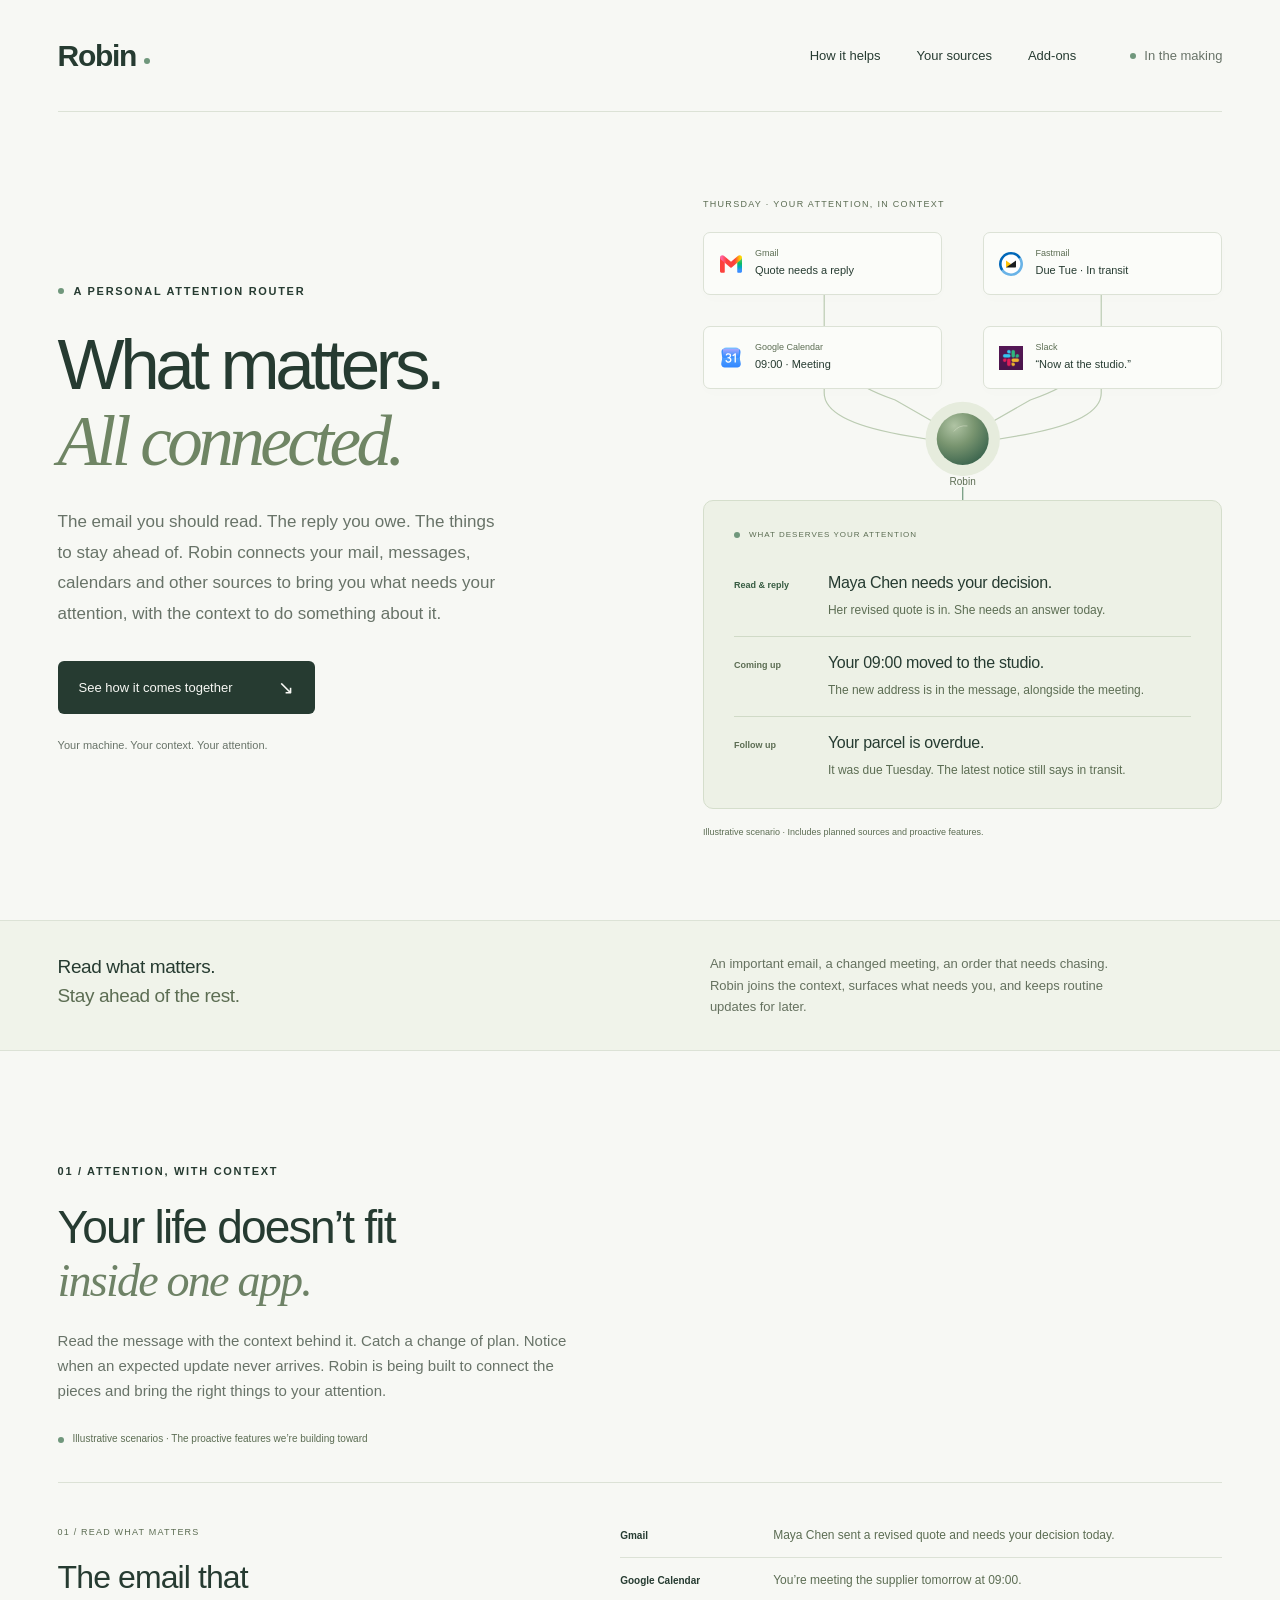
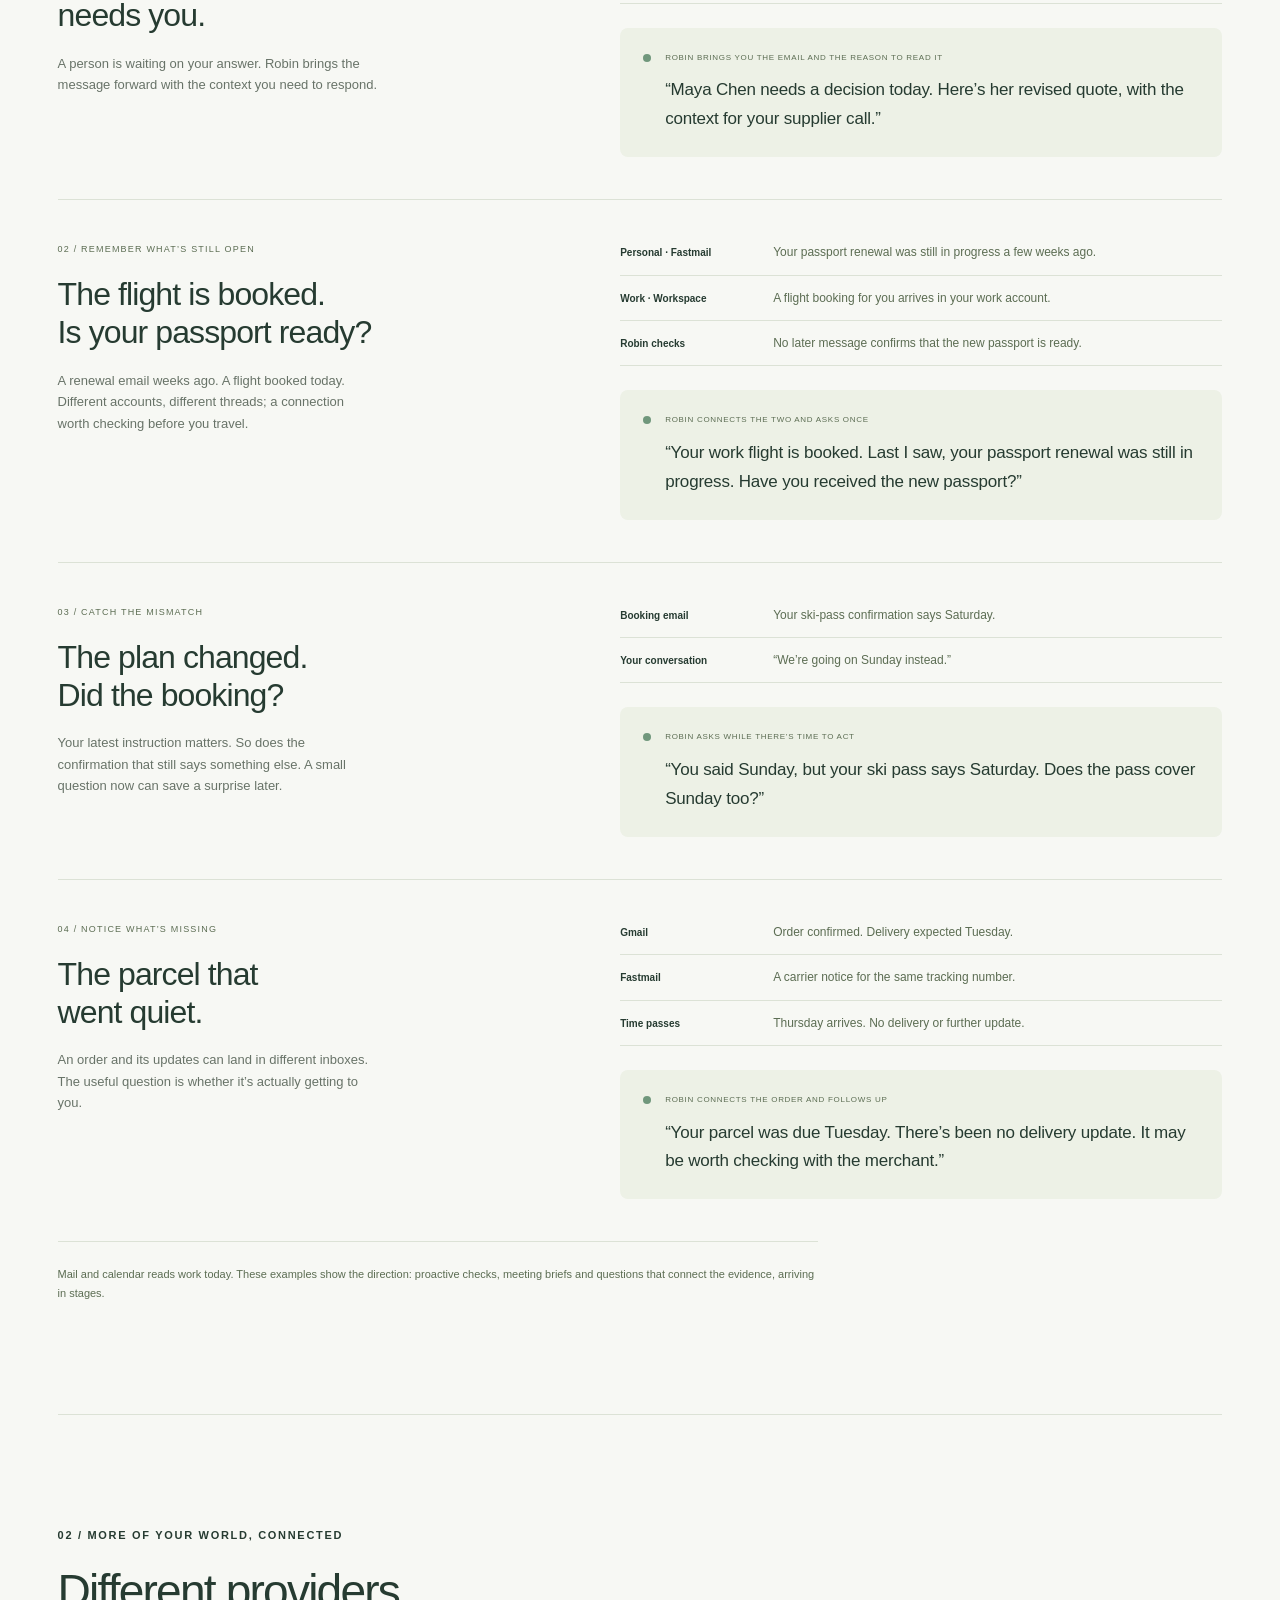
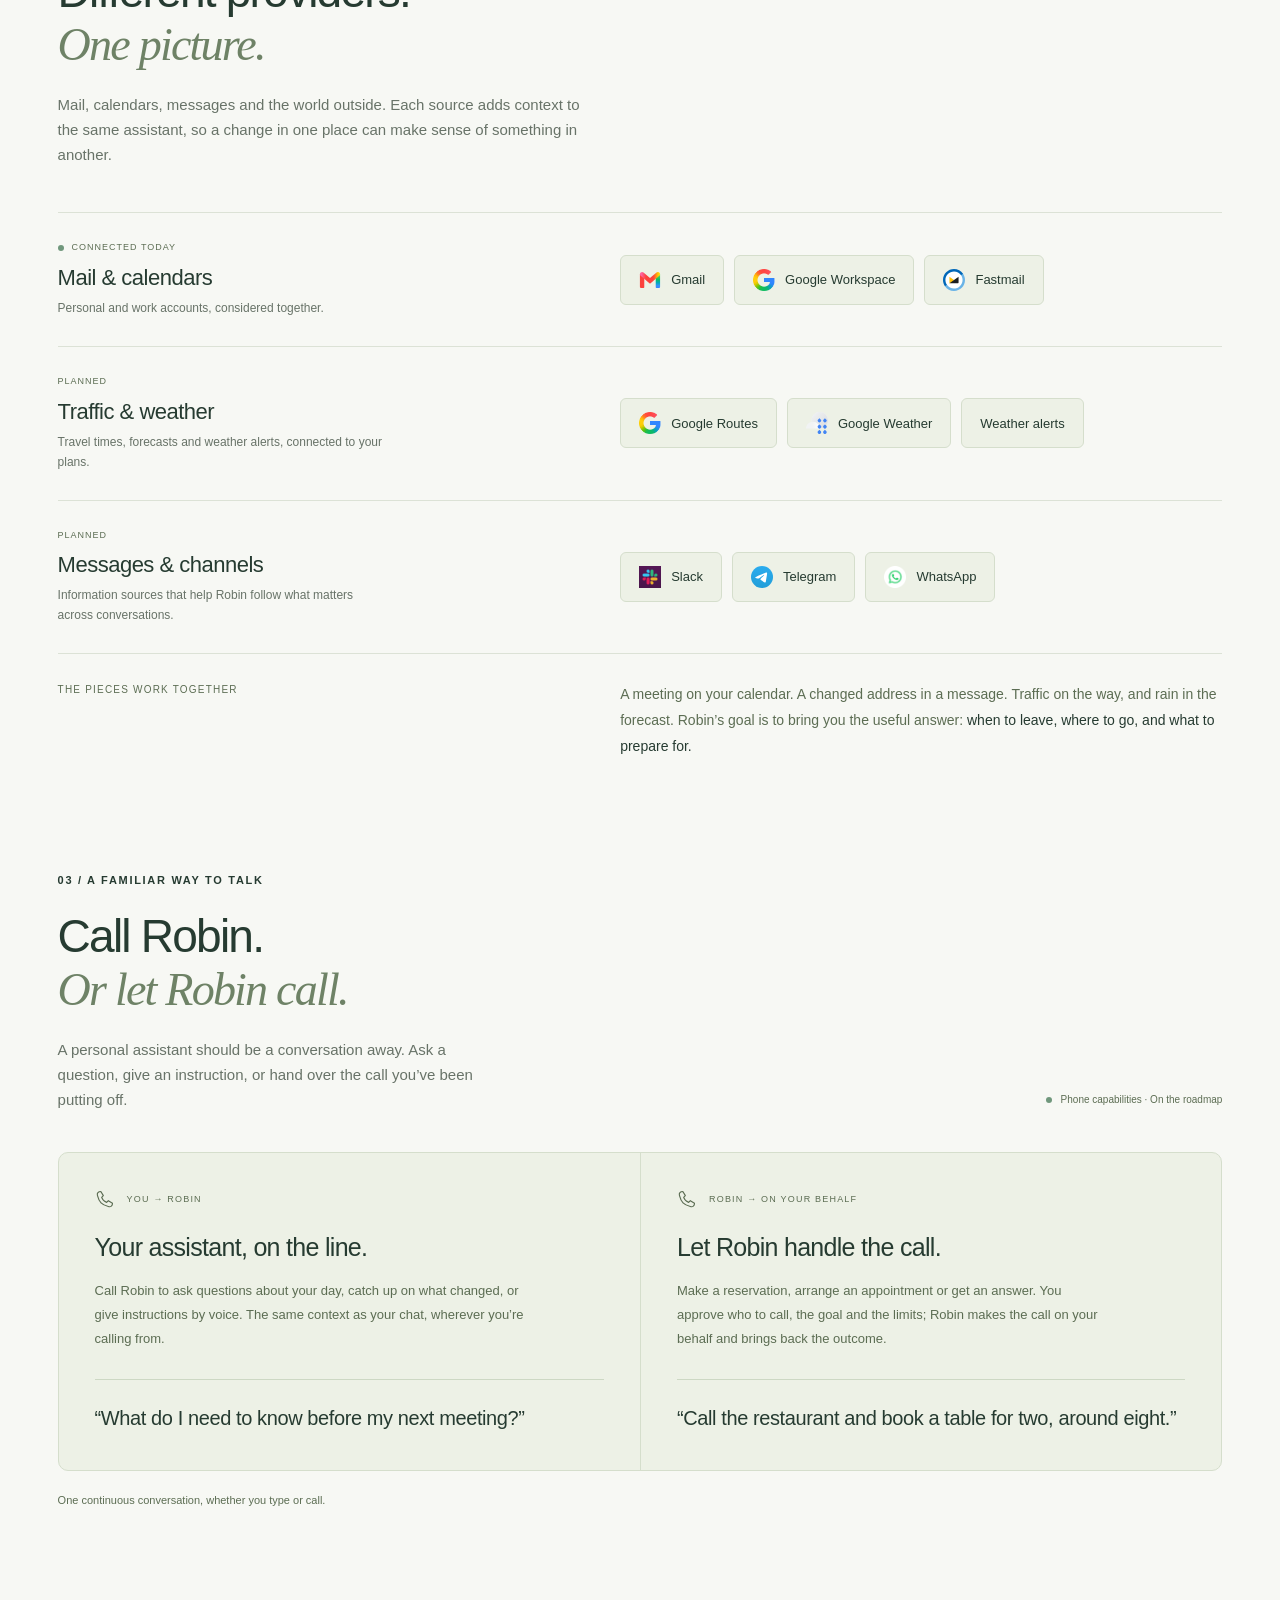
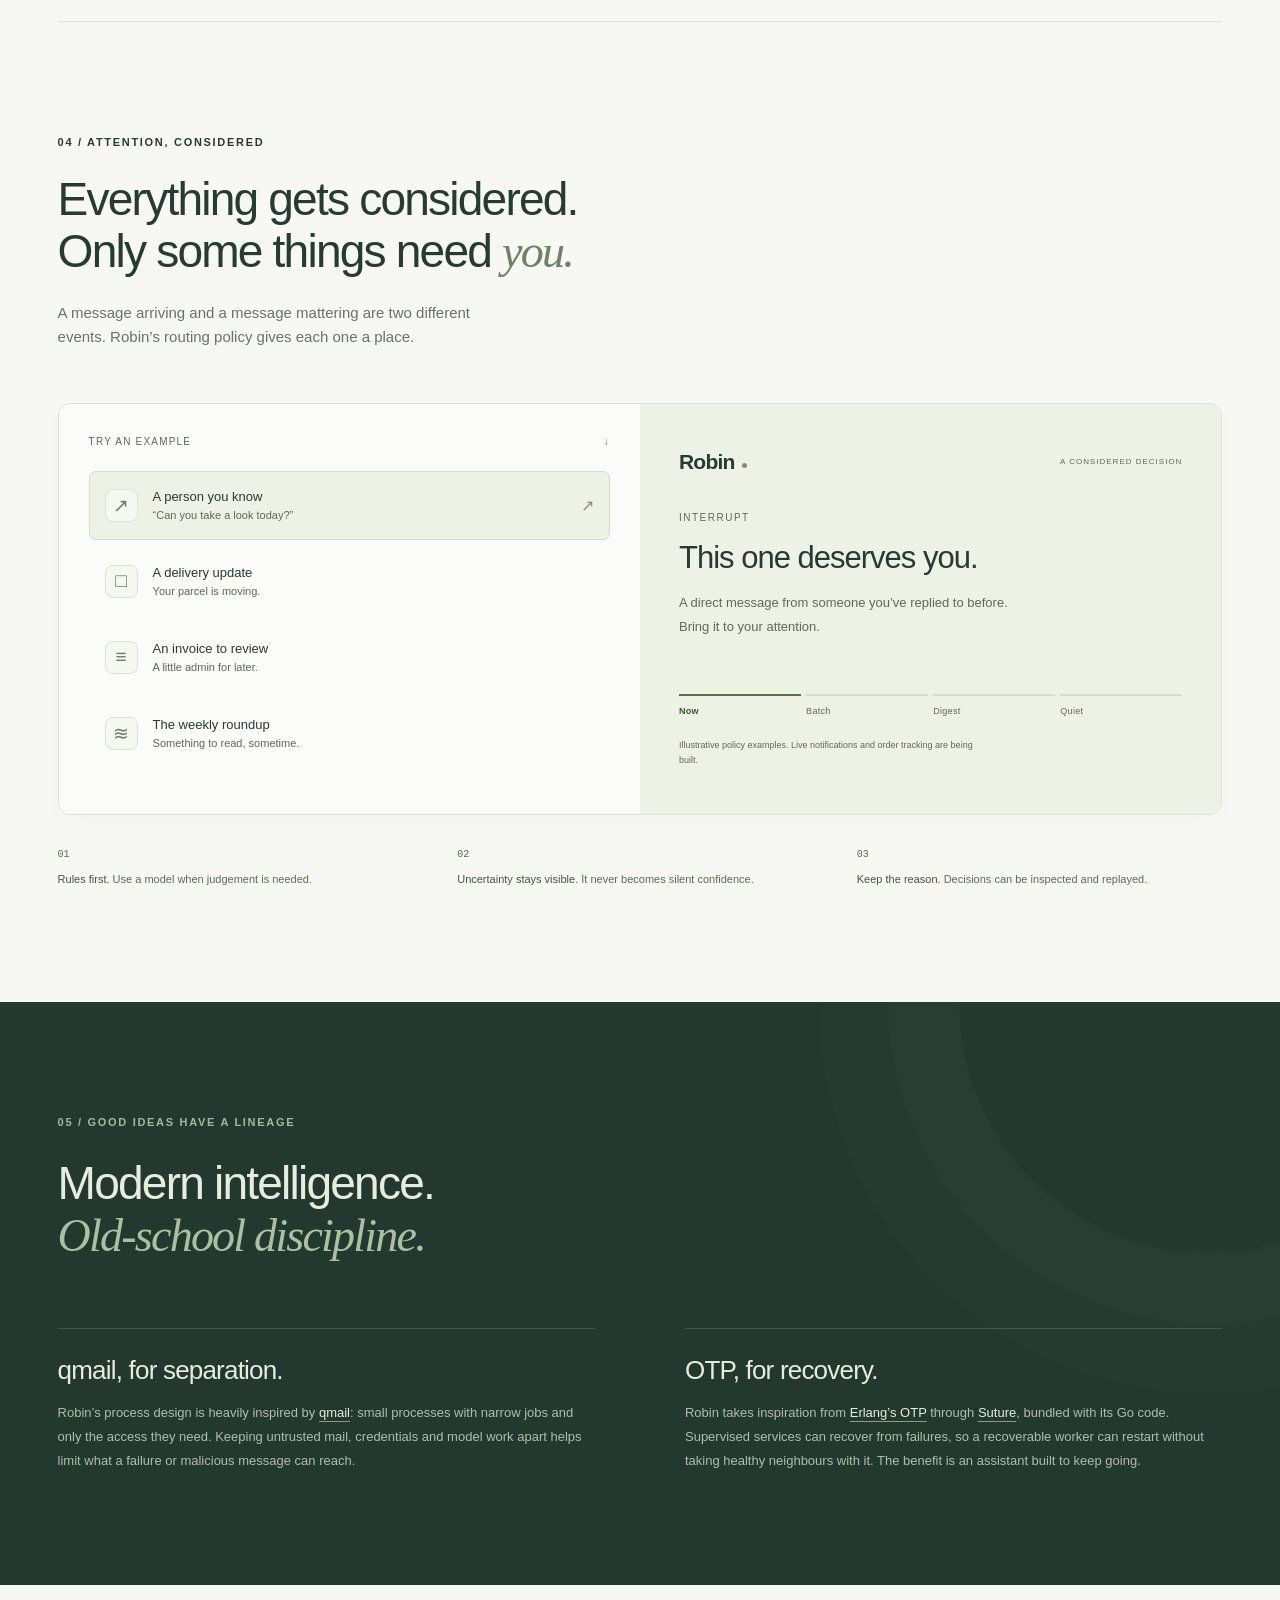
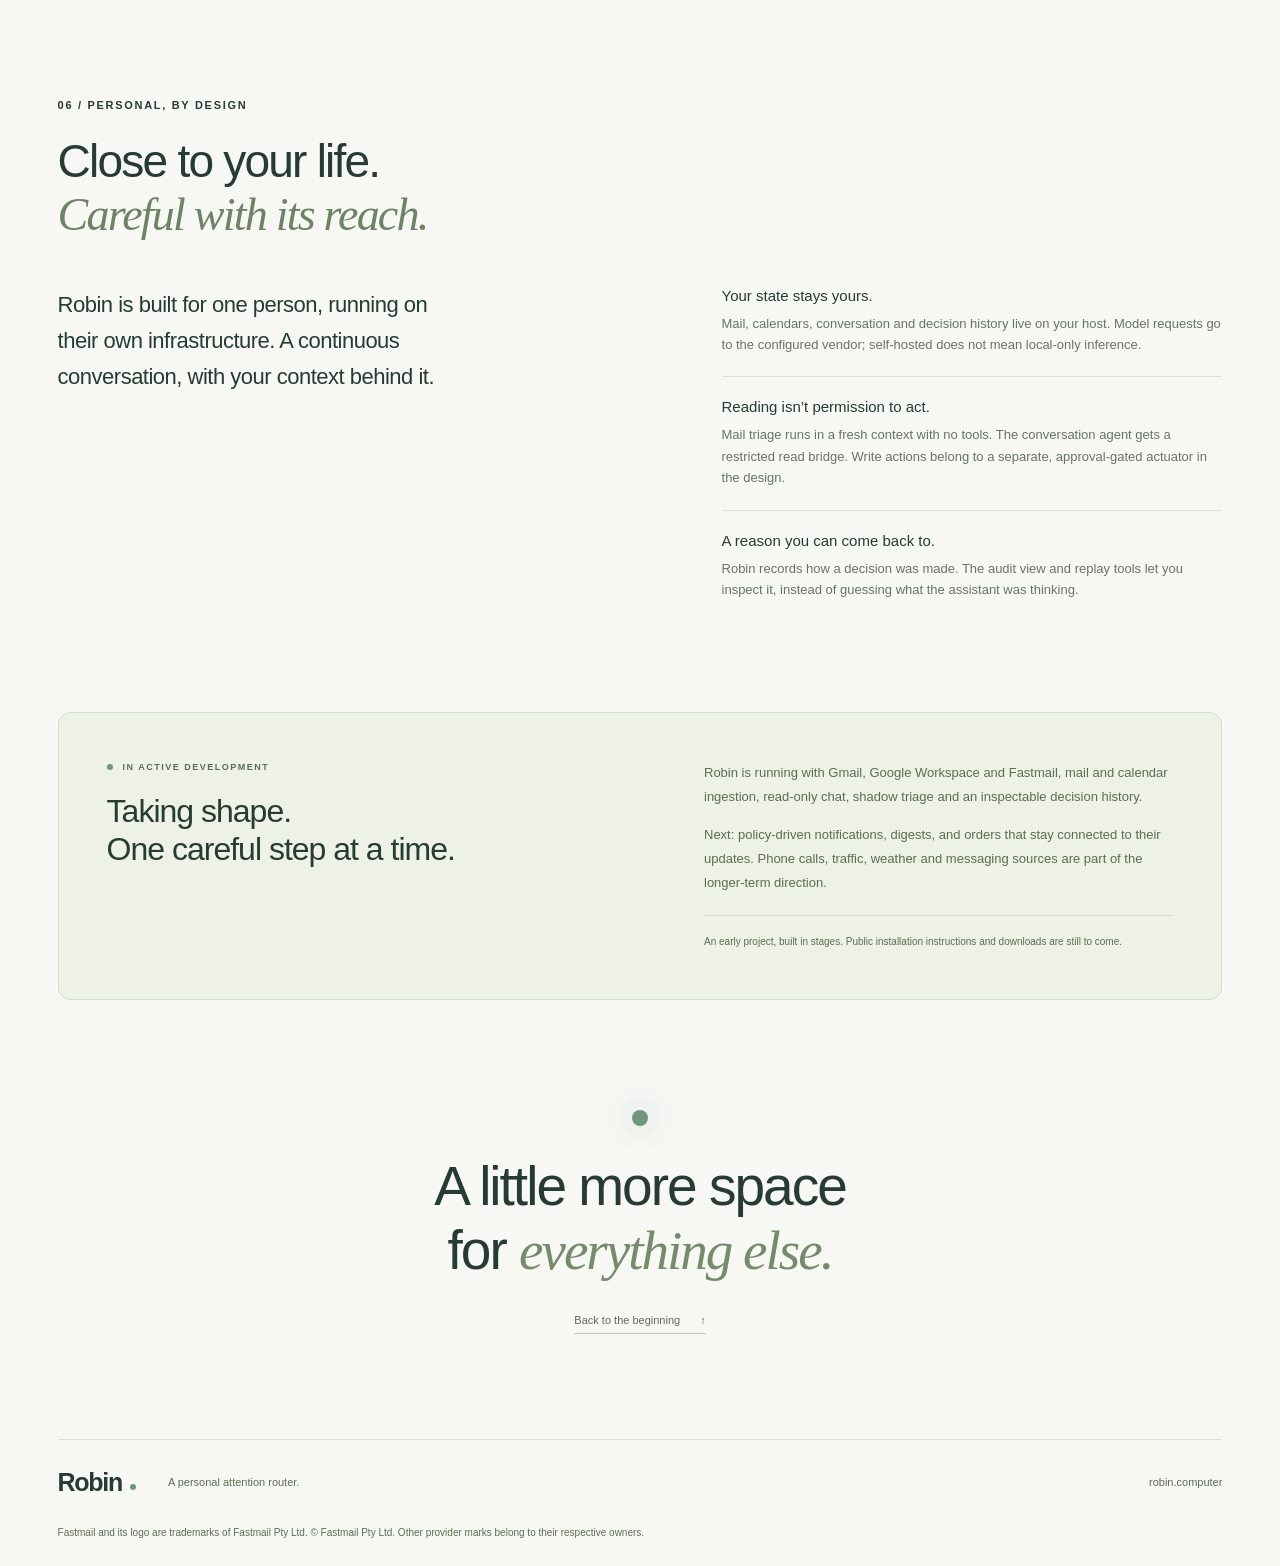
<file: index.html>
<!doctype html>
<html lang="en">
<head>
  <meta charset="utf-8">
  <meta name="viewport" content="width=device-width, initial-scale=1">
  <meta name="theme-color" content="#f7f8f4">
  <meta name="description" content="Robin is a personal attention router. Read what matters, see what needs a reply, and stay ahead of what’s next, with context connected across your mail, messages, calendars and other sources.">
  <meta property="og:title" content="Robin — A personal attention router">
  <meta property="og:description" content="What matters. All connected. A personal attention router for the email you should read, the reply you owe, and the things to stay ahead of.">
  <meta property="og:type" content="website">
  <title>Robin — A personal attention router</title>
  <link rel="icon" href="/assets/robin.svg" type="image/svg+xml">
  <link rel="stylesheet" href="/assets/site.css">
  <script src="/assets/site.js" defer></script>
</head>
<body>
  <a class="skip" href="#main">Skip to content</a>
  <header class="header wrap">
    <a class="brand" href="#" aria-label="Robin home">Robin<span class="brand-dot" aria-hidden="true"></span></a>
    <nav aria-label="Main navigation">
      <a href="#connections">How it helps</a>
      <a href="#sources">Your sources</a>
      <a href="/addons/">Add-ons</a>
      <a class="nav-status" href="#progress"><span aria-hidden="true"></span>In the making</a>
    </nav>
  </header>

  <main id="main">
    <section class="hero wrap" aria-labelledby="hero-title">
      <div class="hero-copy">
        <p class="eyebrow"><span class="tiny-dot" aria-hidden="true"></span>A personal attention router</p>
        <h1 id="hero-title">What matters.<br><em>All connected.</em></h1>
        <p class="hero-description">The email you should read. The reply you owe. The things to stay ahead of. Robin connects your mail, messages, calendars and other sources to bring you what needs your attention, with the context to do something about it.</p>
        <a class="button" href="#connections">See how it comes together <span aria-hidden="true">↘</span></a>
        <p class="hero-footnote">Your machine. Your context. Your attention.</p>
      </div>

      <figure class="coordination-figure" aria-labelledby="coordination-caption">
        <p class="micro-label">Thursday · Your attention, in context</p>
        <div class="coordination-map">
          <svg class="coordination-lines" viewBox="0 0 600 310" fill="none" aria-hidden="true">
            <defs>
              <radialGradient id="dot-light" cx=".34" cy=".25" r=".8"><stop stop-color="#b0c4a4"/><stop offset=".48" stop-color="#799570"/><stop offset="1" stop-color="#3c654e"/></radialGradient>
            </defs>
            <path d="M140 64V114Q140 166 222 194L278 226M460 64V114Q460 166 378 194L322 226M140 176V186Q140 218 228 234L275 242M460 176V186Q460 218 372 234L325 242" stroke="#bcccb3" stroke-width="1.4"/>
            <path d="M300 263V310" stroke="#70977c" stroke-width="1.4"/>
            <circle cx="300" cy="239" r="43" fill="#e6ecdd"/>
            <circle cx="300" cy="239" r="30" fill="url(#dot-light)"/>
            <path d="M290 230a16 16 0 0 1 15-6" stroke="#d4dfc8" stroke-opacity=".6" stroke-linecap="round"/>
          </svg>
          <div class="context-piece piece-first"><img src="/assets/providers/gmail.svg" width="24" height="24" alt=""><div><span>Gmail</span><strong>Quote needs a reply</strong></div></div>
          <div class="context-piece piece-second"><img src="/assets/providers/fastmail.svg" width="24" height="24" alt=""><div><span>Fastmail</span><strong>Due Tue · In transit</strong></div></div>
          <div class="context-piece piece-third"><img src="/assets/providers/calendar.svg" width="24" height="24" alt=""><div><span>Google Calendar</span><strong>09:00 · Meeting</strong></div></div>
          <div class="context-piece piece-fourth"><img src="/assets/providers/slack.png" width="24" height="24" alt=""><div><span>Slack</span><strong>“Now at the studio.”</strong></div></div>
          <span class="coordination-robin">Robin</span>
        </div>
        <div class="coordination-outcome"><p class="micro-label"><span class="tiny-dot" aria-hidden="true"></span>What deserves your attention</p><ul class="attention-brief">
          <li><span class="attention-label">Read &amp; reply</span><div><h3>Maya Chen needs your decision.</h3><p>Her revised quote is in. She needs an answer today.</p></div></li>
          <li><span class="attention-label">Coming up</span><div><h3>Your 09:00 moved to the studio.</h3><p>The new address is in the message, alongside the meeting.</p></div></li>
          <li><span class="attention-label">Follow up</span><div><h3>Your parcel is overdue.</h3><p>It was due Tuesday. The latest notice still says in transit.</p></div></li>
        </ul></div>
        <figcaption id="coordination-caption">Illustrative scenario · Includes planned sources and proactive features.</figcaption>
      </figure>
    </section>

    <div class="intro-band">
      <div class="wrap intro-line"><p>Read what matters.<br><span>Stay ahead of the rest.</span></p><p>An important email, a changed meeting, an order that needs chasing. Robin joins the context, surfaces what needs you, and keeps routine updates for later.</p></div>
    </div>

    <section class="connections wrap section" id="connections" aria-labelledby="connections-title">
      <div class="section-heading"><p class="eyebrow">01 / Attention, with context</p><h2 id="connections-title">Your life doesn’t fit<br><em>inside one app.</em></h2><p>Read the message with the context behind it. Catch a change of plan. Notice when an expected update never arrives. Robin is being built to connect the pieces and bring the right things to your attention.</p></div>
      <p class="scenario-note"><span class="tiny-dot" aria-hidden="true"></span>Illustrative scenarios · The proactive features we’re building toward</p>

      <article class="scenario" aria-labelledby="message-title">
        <div class="scenario-heading"><p class="micro-label">01 / Read what matters</p><h3 id="message-title">The email that<br>needs you.</h3><p>A person is waiting on your answer. Robin brings the message forward with the context you need to respond.</p></div>
        <div class="scenario-story">
          <ul class="source-evidence" aria-label="Connected message evidence">
            <li><span class="source-label">Gmail</span><span>Maya Chen sent a revised quote and needs your decision today.</span></li>
            <li><span class="source-label">Google Calendar</span><span>You’re meeting the supplier tomorrow at 09:00.</span></li>
          </ul>
          <div class="scenario-response"><span class="response-dot" aria-hidden="true"></span><div><p class="micro-label">Robin brings you the email and the reason to read it</p><blockquote>“Maya Chen needs a decision today. Here’s her revised quote, with the context for your supplier call.”</blockquote></div></div>
        </div>
      </article>

      <article class="scenario" aria-labelledby="passport-title">
        <div class="scenario-heading"><p class="micro-label">02 / Remember what’s still open</p><h3 id="passport-title">The flight is booked.<br>Is your passport ready?</h3><p>A renewal email weeks ago. A flight booked today. Different accounts, different threads; a connection worth checking before you travel.</p></div>
        <div class="scenario-story">
          <ul class="source-evidence" aria-label="Connected passport and flight evidence">
            <li><span class="source-label">Personal · Fastmail</span><span>Your passport renewal was still in progress a few weeks ago.</span></li>
            <li><span class="source-label">Work · Workspace</span><span>A flight booking for you arrives in your work account.</span></li>
            <li><span class="source-label">Robin checks</span><span>No later message confirms that the new passport is ready.</span></li>
          </ul>
          <div class="scenario-response"><span class="response-dot" aria-hidden="true"></span><div><p class="micro-label">Robin connects the two and asks once</p><blockquote>“Your work flight is booked. Last I saw, your passport renewal was still in progress. Have you received the new passport?”</blockquote></div></div>
        </div>
      </article>

      <article class="scenario" aria-labelledby="plan-title">
        <div class="scenario-heading"><p class="micro-label">03 / Catch the mismatch</p><h3 id="plan-title">The plan changed.<br>Did the booking?</h3><p>Your latest instruction matters. So does the confirmation that still says something else. A small question now can save a surprise later.</p></div>
        <div class="scenario-story">
          <ul class="source-evidence" aria-label="Connected trip evidence">
            <li><span class="source-label">Booking email</span><span>Your ski-pass confirmation says Saturday.</span></li>
            <li><span class="source-label">Your conversation</span><span>“We’re going on Sunday instead.”</span></li>
          </ul>
          <div class="scenario-response"><span class="response-dot" aria-hidden="true"></span><div><p class="micro-label">Robin asks while there’s time to act</p><blockquote>“You said Sunday, but your ski pass says Saturday. Does the pass cover Sunday too?”</blockquote></div></div>
        </div>
      </article>
      <article class="scenario" aria-labelledby="parcel-title">
        <div class="scenario-heading"><p class="micro-label">04 / Notice what’s missing</p><h3 id="parcel-title">The parcel that<br>went quiet.</h3><p>An order and its updates can land in different inboxes. The useful question is whether it’s actually getting to you.</p></div>
        <div class="scenario-story">
          <ul class="source-evidence" aria-label="Connected parcel evidence">
            <li><span class="source-label">Gmail</span><span>Order confirmed. Delivery expected Tuesday.</span></li>
            <li><span class="source-label">Fastmail</span><span>A carrier notice for the same tracking number.</span></li>
            <li><span class="source-label">Time passes</span><span>Thursday arrives. No delivery or further update.</span></li>
          </ul>
          <div class="scenario-response"><span class="response-dot" aria-hidden="true"></span><div><p class="micro-label">Robin connects the order and follows up</p><blockquote>“Your parcel was due Tuesday. There’s been no delivery update. It may be worth checking with the merchant.”</blockquote></div></div>
        </div>
      </article>

      <p class="connections-footnote">Mail and calendar reads work today. These examples show the direction: proactive checks, meeting briefs and questions that connect the evidence, arriving in stages.</p>
    </section>

    <section class="integrations wrap section" id="sources" aria-labelledby="sources-title">
      <div class="section-heading"><p class="eyebrow">02 / More of your world, connected</p><h2 id="sources-title">Different providers.<br><em>One picture.</em></h2><p>Mail, calendars, messages and the world outside. Each source adds context to the same assistant, so a change in one place can make sense of something in another.</p></div>
      <div class="provider-list">
        <article class="provider-row">
          <div><p class="provider-status"><span class="tiny-dot" aria-hidden="true"></span>Connected today</p><h3>Mail &amp; calendars</h3><p>Personal and work accounts, considered together.</p></div>
          <ul class="provider-names" aria-label="Current mail and calendar providers"><li><img class="provider-logo" src="/assets/providers/gmail.svg" width="22" height="22" alt="">Gmail</li><li><img class="provider-logo" src="/assets/providers/google.png" width="22" height="22" alt="">Google Workspace</li><li><img class="provider-logo" src="/assets/providers/fastmail.svg" width="22" height="22" alt="">Fastmail</li></ul>
        </article>
        <article class="provider-row">
          <div><p class="provider-status">Planned</p><h3>Traffic &amp; weather</h3><p>Travel times, forecasts and weather alerts, connected to your plans.</p></div>
          <ul class="provider-names" aria-label="Planned traffic and weather sources"><li><img class="provider-logo" src="/assets/providers/google.png" width="22" height="22" alt="">Google Routes</li><li><img class="provider-logo" src="/assets/providers/weather.svg" width="22" height="22" alt="">Google Weather</li><li>Weather alerts</li></ul>
        </article>
        <article class="provider-row">
          <div><p class="provider-status">Planned</p><h3>Messages &amp; channels</h3><p>Information sources that help Robin follow what matters across conversations.</p></div>
          <ul class="provider-names" aria-label="Planned messaging information sources"><li><img class="provider-logo" src="/assets/providers/slack.png" width="22" height="22" alt="">Slack</li><li><img class="provider-logo" src="/assets/providers/telegram.svg" width="22" height="22" alt="">Telegram</li><li><img class="provider-logo" src="/assets/providers/whatsapp.webp" width="22" height="22" alt="">WhatsApp</li></ul>
        </article>
      </div>
      <div class="source-example"><p class="micro-label">The pieces work together</p><p>A meeting on your calendar. A changed address in a message. Traffic on the way, and rain in the forecast. Robin’s goal is to bring you the useful answer: <strong>when to leave, where to go, and what to prepare for.</strong></p></div>
    </section>

    <section class="voice wrap section" id="phone" aria-labelledby="voice-title">
      <div class="voice-heading"><div class="section-heading"><p class="eyebrow">03 / A familiar way to talk</p><h2 id="voice-title">Call Robin.<br><em>Or let Robin call.</em></h2><p>A personal assistant should be a conversation away. Ask a question, give an instruction, or hand over the call you’ve been putting off.</p></div><p class="voice-status"><span class="tiny-dot" aria-hidden="true"></span>Phone capabilities · On the roadmap</p></div>
      <div class="voice-directions">
        <article class="voice-direction"><p class="micro-label"><svg aria-hidden="true" viewBox="0 0 24 24" fill="none"><path d="m7 3 3 5-2 2c1 3 3 5 6 6l2-2 5 3c0 3-2 5-5 4C8 19 5 16 3 8 2 5 4 3 7 3Z" stroke="currentColor" stroke-width="1.4" stroke-linejoin="round"/></svg>You → Robin</p><h3>Your assistant, on the line.</h3><p>Call Robin to ask questions about your day, catch up on what changed, or give instructions by voice. The same context as your chat, wherever you’re calling from.</p><blockquote>“What do I need to know before my next meeting?”</blockquote></article>
        <article class="voice-direction"><p class="micro-label"><svg aria-hidden="true" viewBox="0 0 24 24" fill="none"><path d="m7 3 3 5-2 2c1 3 3 5 6 6l2-2 5 3c0 3-2 5-5 4C8 19 5 16 3 8 2 5 4 3 7 3Z" stroke="currentColor" stroke-width="1.4" stroke-linejoin="round"/></svg>Robin → On your behalf</p><h3>Let Robin handle the call.</h3><p>Make a reservation, arrange an appointment or get an answer. You approve who to call, the goal and the limits; Robin makes the call on your behalf and brings back the outcome.</p><blockquote>“Call the restaurant and book a table for two, around eight.”</blockquote></article>
      </div>
      <p class="voice-footnote">One continuous conversation, whether you type or call.</p>
    </section>

    <section class="routing wrap section" id="idea" aria-labelledby="routing-title">
      <div class="section-heading"><p class="eyebrow">04 / Attention, considered</p><h2 id="routing-title">Everything gets considered.<br>Only some things need <em>you.</em></h2><p>A message arriving and a message mattering are two different events. Robin’s routing policy gives each one a place.</p></div>
      <div class="routing-demo" data-demo>
        <div class="demo-incoming">
          <p class="micro-label">Try an example <span aria-hidden="true">↓</span></p>
          <div class="example-list" role="group" aria-label="Illustrative incoming messages">
            <button class="example is-selected" data-example="person" aria-pressed="true"><span class="example-icon" aria-hidden="true">↗</span><span><strong>A person you know</strong><small>“Can you take a look today?”</small></span><span class="example-arrow" aria-hidden="true">↗</span></button>
            <button class="example" data-example="delivery" aria-pressed="false"><span class="example-icon" aria-hidden="true">□</span><span><strong>A delivery update</strong><small>Your parcel is moving.</small></span><span class="example-arrow" aria-hidden="true">↗</span></button>
            <button class="example" data-example="invoice" aria-pressed="false"><span class="example-icon" aria-hidden="true">≡</span><span><strong>An invoice to review</strong><small>A little admin for later.</small></span><span class="example-arrow" aria-hidden="true">↗</span></button>
            <button class="example" data-example="newsletter" aria-pressed="false"><span class="example-icon" aria-hidden="true">≋</span><span><strong>The weekly roundup</strong><small>Something to read, sometime.</small></span><span class="example-arrow" aria-hidden="true">↗</span></button>
          </div>
        </div>
        <div class="demo-result" aria-live="polite" aria-atomic="true">
          <div class="result-top"><span class="brand small-brand">Robin<span class="brand-dot" aria-hidden="true"></span></span><span class="micro-label">A considered decision</span></div>
          <p class="result-tier" data-tier>Interrupt</p>
          <h3 data-result-title>This one deserves you.</h3>
          <p class="result-description" data-result-description>A direct message from someone you’ve replied to before. Bring it to your attention.</p>
          <div class="tier-scale" aria-label="Routing tiers"><span data-route="interrupt" class="active">Now</span><span data-route="batch">Batch</span><span data-route="digest">Digest</span><span data-route="silent">Quiet</span></div>
          <p class="demo-note">Illustrative policy examples. Live notifications and order tracking are being built.</p>
        </div>
      </div>
      <div class="routing-principles"><p><span>01</span><strong>Rules first.</strong> Use a model when judgement is needed.</p><p><span>02</span><strong>Uncertainty stays visible.</strong> It never becomes silent confidence.</p><p><span>03</span><strong>Keep the reason.</strong> Decisions can be inspected and replayed.</p></div>
    </section>

    <section class="engineering" id="under-the-hood" aria-labelledby="engineering-title">
      <div class="wrap section">
        <p class="eyebrow">05 / Good ideas have a lineage</p>
        <div class="engineering-heading"><h2 id="engineering-title">Modern intelligence.<br><em>Old-school discipline.</em></h2></div>
        <div class="lineage">
          <article class="lineage-item">
            <h3>qmail, for separation.</h3>
            <p>Robin’s process design is heavily inspired by <a href="https://cr.yp.to/qmail.html">qmail</a>: small processes with narrow jobs and only the access they need. Keeping untrusted mail, credentials and model work apart helps limit what a failure or malicious message can reach.</p>
          </article>
          <article class="lineage-item">
            <h3>OTP, for recovery.</h3>
            <p>Robin takes inspiration from <a href="https://www.erlang.org/doc/system/sup_princ.html">Erlang’s OTP</a> through <a href="https://github.com/thejerf/suture">Suture</a>, bundled with its Go code. Supervised services can recover from failures, so a recoverable worker can restart without taking healthy neighbours with it. The benefit is an assistant built to keep going.</p>
          </article>
        </div>
      </div>
    </section>

    <section class="personal wrap section" aria-labelledby="personal-title">
      <div class="section-heading"><p class="eyebrow">06 / Personal, by design</p><h2 id="personal-title">Close to your life.<br><em>Careful with its reach.</em></h2></div>
      <div class="personal-content"><p class="personal-lead">Robin is built for one person, running on their own infrastructure. A continuous conversation, with your context behind it.</p><div class="personal-points"><article><h3>Your state stays yours.</h3><p>Mail, calendars, conversation and decision history live on your host. Model requests go to the configured vendor; self-hosted does not mean local-only inference.</p></article><article><h3>Reading isn’t permission to act.</h3><p>Mail triage runs in a fresh context with no tools. The conversation agent gets a restricted read bridge. Write actions belong to a separate, approval-gated actuator in the design.</p></article><article><h3>A reason you can come back to.</h3><p>Robin records how a decision was made. The audit view and replay tools let you inspect it, instead of guessing what the assistant was thinking.</p></article></div></div>
    </section>

    <section class="progress wrap" id="progress" aria-labelledby="progress-title">
      <div><p class="eyebrow"><span class="tiny-dot" aria-hidden="true"></span>In active development</p><h2 id="progress-title">Taking shape.<br>One careful step at a time.</h2></div>
      <div class="progress-details"><p>Robin is running with Gmail, Google Workspace and Fastmail, mail and calendar ingestion, read-only chat, shadow triage and an inspectable decision history.</p><p>Next: policy-driven notifications, digests, and orders that stay connected to their updates. Phone calls, traffic, weather and messaging sources are part of the longer-term direction.</p><p class="progress-note">An early project, built in stages. Public installation instructions and downloads are still to come.</p></div>
    </section>

    <section class="closing wrap"><span class="closing-dot" aria-hidden="true"></span><p>A little more space<br>for <em>everything else.</em></p><a class="text-link" href="#main">Back to the beginning <span aria-hidden="true">↑</span></a></section>
  </main>
  <footer class="footer wrap"><a class="brand" href="#" aria-label="Robin home">Robin<span class="brand-dot" aria-hidden="true"></span></a><p>A personal attention router.</p><span>robin.computer</span></footer>
  <p class="brand-credit wrap">Fastmail and its logo are trademarks of Fastmail Pty Ltd. © Fastmail Pty Ltd. Other provider marks belong to their respective owners.</p>
</body>
</html>
</file>
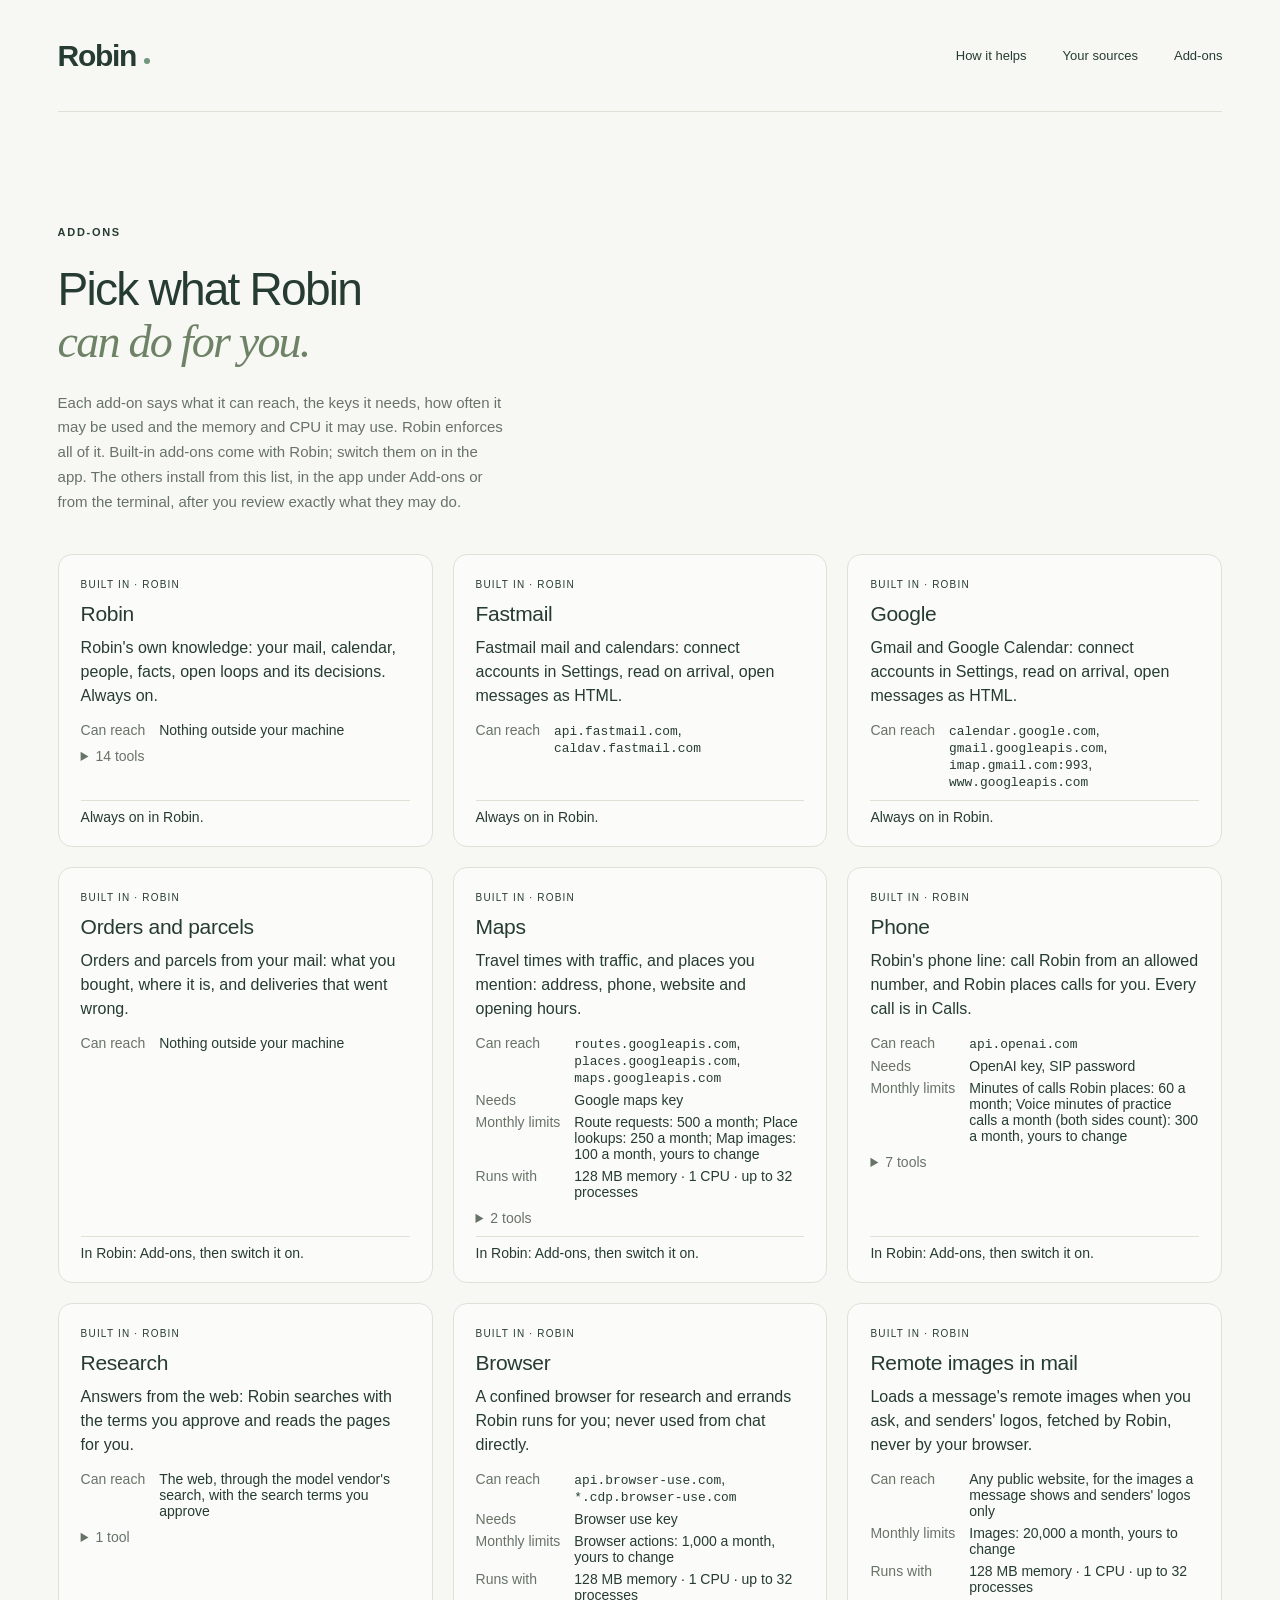
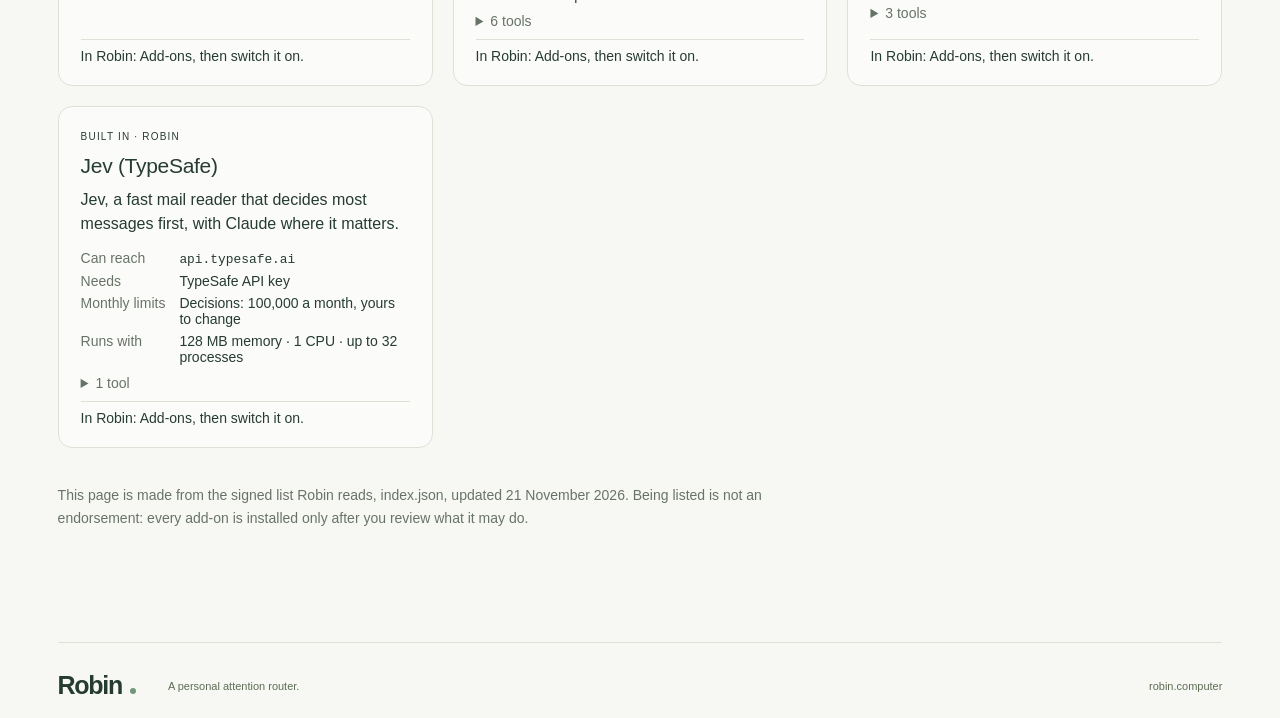
<file: addons/index.html>
<!doctype html>
<html lang="en">
<head>
  <meta charset="utf-8">
  <meta name="viewport" content="width=device-width, initial-scale=1">
  <meta name="theme-color" content="#f7f8f4">
  <meta name="description" content="Add-ons for Robin: what each can do, what it can reach, the keys it needs and the memory and CPU it may use.">
  <title>Add-ons — Robin</title>
  <link rel="icon" href="/assets/robin.svg" type="image/svg+xml">
  <link rel="stylesheet" href="/assets/site.css">
</head>
<body>
  <a class="skip" href="#main">Skip to content</a>
  <header class="header wrap">
    <a class="brand" href="/" aria-label="Robin home">Robin<span class="brand-dot" aria-hidden="true"></span></a>
    <nav aria-label="Main navigation">
      <a href="/#connections">How it helps</a>
      <a href="/#sources">Your sources</a>
      <a href="/addons/" aria-current="page">Add-ons</a>
    </nav>
  </header>
  <main id="main">
    <section class="section wrap addons" aria-labelledby="addons-title">
      <div class="section-heading"><p class="eyebrow">Add-ons</p><h2 id="addons-title">Pick what Robin<br><em>can do for you.</em></h2><p>Each add-on says what it can reach, the keys it needs, how often it may be used and the memory and CPU it may use. Robin enforces all of it. Built-in add-ons come with Robin; switch them on in the app. The others install from this list, in the app under Add-ons or from the terminal, after you review exactly what they may do.</p></div>
      <ul class="addon-grid">
        <li class="addon-card" id="robin">
          <p class="micro-label">Built in · Robin</p>
          <h3>Robin</h3>
          <p>Robin&#39;s own knowledge: your mail, calendar, people, facts, open loops and its decisions. Always on.</p>
          <dl>
            <dt>Can reach</dt><dd>Nothing outside your machine</dd>
            
            
            
            
          </dl>
          <details><summary>14 tools</summary><ul><li><code>search</code> Search everything Robin holds: mail and calendar events across accounts and providers, people (kind:person: name, addresses, relationship and your notes), and your earlier conversation with Robin (kind:chat), offline and fast; best match first, recent first among equals.</li><li><code>read_thread</code> Read one local thread by its Robin thread_id.</li><li><code>get_message</code> Read one local message by Robin message_id, including available capped plain text.</li><li><code>query_calendar</code> Read local occurrences between from and to (dates and times; without an offset they are the owner&#39;s local time), maximum 90 days.</li><li><code>explain_decision</code> Read a recorded decision and provenance for one Robin message_id.</li><li><code>facts</code> Read the owner&#39;s facts: typed key-value pairs such as passport.expiry or passport.issuing_country, with where each came from.</li><li><code>query_loops</code> List open loops: requests the owner sent and waits on (kind waiting), replies the owner owes (owed) and promises the owner made (promised), each with the other side, what was asked, since when, topics such as passport_renewal, when Robin follows it up and whether that is overdue.</li><li><code>propose_fact</code> Propose saving one fact about the owner, such as passport.expiry 2028-06-14, when the owner states it or you read it in their mail.</li><li><code>schedule_reminder</code> Remind the owner of something later, once or on a repeat: a push and a card in Chat at that time, with Done and Snooze.</li><li><code>schedule_task</code> Have Robin do something later or on a schedule, when the owner asks for that (&#34;every Monday morning, check …&#34;, &#34;tomorrow at 8, look up …&#34;): at each time Robin runs a turn of its own with instruction as what to do, using its read tools, and its answer appears in Chat with a push.</li><li><code>list_reminders</code> List the owner&#39;s reminders and scheduled tasks still to come (and with include_finished, recent done and cancelled ones): id, text, the schedule in words, state (active, paused, fired: waiting for Done) and next times.</li><li><code>cancel_reminder</code> Cancel one of the owner&#39;s reminders by its id from list_reminders, when the owner asks.</li><li><code>find_person</code> Find people the owner deals with by name, email address, relationship or part of any: each with the owner&#39;s name for them, relationship and notes, their addresses, first and last contact, how many mails and calendar events they appear in, and recent threads (use read_thread).</li><li><code>propose_person</code> Propose a change to a person for the owner to save: their name, relationship (e.g.</li></ul></details>
          <p class="addon-install">Always on in Robin.</p>
          
        </li>
        <li class="addon-card" id="fastmail">
          <p class="micro-label">Built in · Robin</p>
          <h3>Fastmail</h3>
          <p>Fastmail mail and calendars: connect accounts in Settings, read on arrival, open messages as HTML.</p>
          <dl>
            <dt>Can reach</dt><dd><code>api.fastmail.com</code>, <code>caldav.fastmail.com</code></dd>
            
            
            
            
          </dl>
          
          <p class="addon-install">Always on in Robin.</p>
          
        </li>
        <li class="addon-card" id="google">
          <p class="micro-label">Built in · Robin</p>
          <h3>Google</h3>
          <p>Gmail and Google Calendar: connect accounts in Settings, read on arrival, open messages as HTML.</p>
          <dl>
            <dt>Can reach</dt><dd><code>calendar.google.com</code>, <code>gmail.googleapis.com</code>, <code>imap.gmail.com:993</code>, <code>www.googleapis.com</code></dd>
            
            
            
            
          </dl>
          
          <p class="addon-install">Always on in Robin.</p>
          
        </li>
        <li class="addon-card" id="orders">
          <p class="micro-label">Built in · Robin</p>
          <h3>Orders and parcels</h3>
          <p>Orders and parcels from your mail: what you bought, where it is, and deliveries that went wrong.</p>
          <dl>
            <dt>Can reach</dt><dd>Nothing outside your machine</dd>
            
            
            
            
          </dl>
          
          <p class="addon-install">In Robin: Add-ons, then switch it on.</p>
          
        </li>
        <li class="addon-card" id="maps">
          <p class="micro-label">Built in · Robin</p>
          <h3>Maps</h3>
          <p>Travel times with traffic, and places you mention: address, phone, website and opening hours.</p>
          <dl>
            <dt>Can reach</dt><dd><code>routes.googleapis.com</code>, <code>places.googleapis.com</code>, <code>maps.googleapis.com</code></dd>
            <dt>Needs</dt><dd>Google maps key</dd>
            
            <dt>Monthly limits</dt><dd>Route requests: 500 a month; Place lookups: 250 a month; Map images: 100 a month, yours to change</dd>
            <dt>Runs with</dt><dd>128 MB memory · 1 CPU · up to 32 processes</dd>
          </dl>
          <details><summary>2 tools</summary><ul><li><code>travel_time</code> Travel time between two places from Google Maps, with predicted traffic when driving: for planning a trip, a school run or when to leave.</li><li><code>find_place</code> Look up a place on Google Maps, such as a restaurant, venue, shop or school the owner mentions: name, address, phone, website, opening hours, whether it is open now and its status (closed for good, temporarily closed).</li></ul></details>
          <p class="addon-install">In Robin: Add-ons, then switch it on.</p>
          
        </li>
        <li class="addon-card" id="phone">
          <p class="micro-label">Built in · Robin</p>
          <h3>Phone</h3>
          <p>Robin&#39;s phone line: call Robin from an allowed number, and Robin places calls for you. Every call is in Calls.</p>
          <dl>
            <dt>Can reach</dt><dd><code>api.openai.com</code></dd>
            <dt>Needs</dt><dd>OpenAI key, SIP password</dd>
            
            <dt>Monthly limits</dt><dd>Minutes of calls Robin places: 60 a month; Voice minutes of practice calls a month (both sides count): 300 a month, yours to change</dd>
            
          </dl>
          <details><summary>7 tools</summary><ul><li><code>propose_call</code> Propose a phone call Robin places for the owner, for example to book a table or ask a business a question.</li><li><code>propose_calls</code> Propose 2 to 10 calls for one errand together (for example asking several shops the same question): each item is a propose_call brief.</li><li><code>propose_text</code> Propose a text (SMS) Robin sends for the owner from one of Robin&#39;s US numbers.</li><li><code>recent_texts</code> Text conversations on Robin&#39;s numbers, newest first: the other number, which of Robin&#39;s numbers, the latest text and how many are unread.</li><li><code>read_texts</code> One text conversation by number from recent_texts: the texts both ways, oldest first, with what Robin sent and whether it went.</li><li><code>recent_calls</code> The calls Robin answered or placed, newest first: who, when, how long, how it ended and, for calls Robin placed, the result.</li><li><code>read_call</code> One call by call_id from recent_calls: its summary, what was agreed, follow-ups, the brief it was placed from, and the transcript.</li></ul></details>
          <p class="addon-install">In Robin: Add-ons, then switch it on.</p>
          
        </li>
        <li class="addon-card" id="research">
          <p class="micro-label">Built in · Robin</p>
          <h3>Research</h3>
          <p>Answers from the web: Robin searches with the terms you approve and reads the pages for you.</p>
          <dl>
            <dt>Can reach</dt><dd>The web, through the model vendor&#39;s search, with the search terms you approve</dd>
            
            
            
            
          </dl>
          <details><summary>1 tool</summary><ul><li><code>research</code> Look the owner&#39;s question up on the web: a separate researcher with web search and a browser reads current pages and returns an answer with its sources.</li></ul></details>
          <p class="addon-install">In Robin: Add-ons, then switch it on.</p>
          
        </li>
        <li class="addon-card" id="browser">
          <p class="micro-label">Built in · Robin</p>
          <h3>Browser</h3>
          <p>A confined browser for research and errands Robin runs for you; never used from chat directly.</p>
          <dl>
            <dt>Can reach</dt><dd><code>api.browser-use.com</code>, <code>*.cdp.browser-use.com</code></dd>
            <dt>Needs</dt><dd>Browser use key</dd>
            
            <dt>Monthly limits</dt><dd>Browser actions: 1,000 a month, yours to change</dd>
            <dt>Runs with</dt><dd>128 MB memory · 1 CPU · up to 32 processes</dd>
          </dl>
          <details><summary>6 tools</summary><ul><li><code>browser_open</code> Open an http or https address in this run&#39;s browser and read its first part.</li><li><code>browser_read</code> Read the current page again, or a later part of it (part 2, 3, …).</li><li><code>browser_click</code> Click element n from the last read, then read the page it leads to.</li><li><code>browser_type</code> Type text into text field n from the last read, replacing what is there; submit presses Enter.</li><li><code>browser_select</code> Choose an option, by its visible text, in list n from the last read.</li><li><code>browser_back</code> Go back to the previous page and read it.</li></ul></details>
          <p class="addon-install">In Robin: Add-ons, then switch it on.</p>
          
        </li>
        <li class="addon-card" id="images">
          <p class="micro-label">Built in · Robin</p>
          <h3>Remote images in mail</h3>
          <p>Loads a message&#39;s remote images when you ask, and senders&#39; logos, fetched by Robin, never by your browser.</p>
          <dl>
            <dt>Can reach</dt><dd>Any public website, for the images a message shows and senders&#39; logos only</dd>
            
            
            <dt>Monthly limits</dt><dd>Images: 20,000 a month, yours to change</dd>
            <dt>Runs with</dt><dd>128 MB memory · 1 CPU · up to 32 processes</dd>
          </dl>
          <details><summary>3 tools</summary><ul><li><code>fetch_image</code> One remote image an email shows, fetched over https without cookies or referrer.</li><li><code>fetch_logo</code> One brand logo (an SVG) a sender&#39;s domain publishes for BIMI, fetched over https without cookies or referrer.</li><li><code>find_icon</code> The icon a sender&#39;s site declares on its homepage (&lt;link rel=&#34;icon&#34;&gt;), as a URL only.</li></ul></details>
          <p class="addon-install">In Robin: Add-ons, then switch it on.</p>
          
        </li>
        <li class="addon-card" id="jev">
          <p class="micro-label">Built in · Robin</p>
          <h3>Jev (TypeSafe)</h3>
          <p>Jev, a fast mail reader that decides most messages first, with Claude where it matters.</p>
          <dl>
            <dt>Can reach</dt><dd><code>api.typesafe.ai</code></dd>
            <dt>Needs</dt><dd>TypeSafe API key</dd>
            
            <dt>Monthly limits</dt><dd>Decisions: 100,000 a month, yours to change</dd>
            <dt>Runs with</dt><dd>128 MB memory · 1 CPU · up to 32 processes</dd>
          </dl>
          <details><summary>1 tool</summary><ul><li><code>jev_decide</code> One decision from TypeSafe&#39;s Jev: answers to the given questions about state, with probabilities.</li></ul></details>
          <p class="addon-install">In Robin: Add-ons, then switch it on.</p>
          
        </li>
      </ul>
      <p class="addon-note">This page is made from the signed list Robin reads, <a href="/addons/index.json">index.json</a>, updated 21 November 2026. Being listed is not an endorsement: every add-on is installed only after you review what it may do.</p>
    </section>
  </main>
  <footer class="footer wrap"><a class="brand" href="/" aria-label="Robin home">Robin<span class="brand-dot" aria-hidden="true"></span></a><p>A personal attention router.</p><span>robin.computer</span></footer>
</body>
</html>
</file>
<file: assets/site.css>
:root {
  font-family:Inter,ui-sans-serif,-apple-system,BlinkMacSystemFont,"Segoe UI",sans-serif;
  color:#263b31;
  background:#f7f8f4;
  font-synthesis:none;
  text-rendering:optimizeLegibility;
  -webkit-font-smoothing:antialiased;
  color-scheme:light;
  --paper:#f7f8f4;
  --ink:#263b31;
  --muted:#687368;
  --line:#dce2d6;
  --green:#70977c;
}

* {
  box-sizing:border-box;
}

html {
  scroll-behavior:smooth;
  scroll-padding-top:30px;
}

body {
  margin:0;
}

a {
  color:inherit;
  text-decoration:none;
}

button {
  font:inherit;
  color:inherit;
  cursor:pointer;
}

a,button {
  -webkit-tap-highlight-color:transparent;
  touch-action:manipulation;
}

a:focus-visible,button:focus-visible {
  outline:2px solid #40745e;
  outline-offset:6px;
}

button:focus-visible {
  position:relative;
  z-index:2;
}

::selection {
  background:#d5e0c9;
}

p {
  line-height:1.65;
}

h1,h2,h3,p,figure {
  margin:0;
}

h1,h2,h3 {
  font-weight:500;
}

em {
  font-family:Georgia,"Times New Roman",serif;
  font-weight:400;
}

svg {
  display:block;
  width:100%;
  height:auto;
}

.wrap {
  width:calc(100% - clamp(40px,9vw,176px));
  max-width:1440px;
  margin-inline:auto;
}

.skip {
  position:fixed;
  left:20px;
  top:-100px;
  z-index:10;
  background:var(--ink);
  color:white;
  padding:15px;
}

.skip:focus {
  top:15px;
}

.header {
  display:flex;
  justify-content:space-between;
  align-items:center;
  height:112px;
  border-bottom:1px solid var(--line);
}

.brand {
  display:inline-flex;
  align-items:center;
  gap:8px;
  font-size:30px;
  font-weight:650;
  letter-spacing:-1.3px;
  line-height:1;
}

.brand-dot {
  width:6px;
  height:6px;
  flex-shrink:0;
  border-radius:50%;
  background:#70977c;
  margin-top:10px;
}

.header nav {
  display:flex;
  align-items:center;
  gap:36px;
  font-size:13px;
}

.header nav a {
  padding-block:10px;
}

.header nav a:hover {
  color:#456d48;
}

.nav-status {
  display:inline-flex;
  align-items:center;
  gap:8px;
}

.nav-status>span,.tiny-dot {
  display:inline-block;
  width:6px;
  height:6px;
  flex-shrink:0;
  border-radius:50%;
  background:var(--green);
}

.nav-status {
  color:var(--muted);
  margin-left:18px;
}

.eyebrow {
  display:flex;
  align-items:center;
  gap:10px;
  font-size:11px;
  line-height:1.5;
  letter-spacing:1.7px;
  text-transform:uppercase;
  font-weight:550;
}

.hero {
  display:grid;
  grid-template-columns:1.15fr 1fr;
  align-items:center;
  gap:48px;
  padding-block:85px 80px;
}

.hero h1 {
  font-size:clamp(49px,5.55vw,88px);
  line-height:1.06;
  letter-spacing:-4.5px;
  margin-top:28px;
  position:relative;
  z-index:1;
  white-space:nowrap;
}

.hero h1 em {
  color:#6f8564;
}

.hero-description {
  max-width:440px;
  font-size:17px;
  color:#687368;
  margin-top:28px;
  line-height:1.8;
}

.button {
  display:inline-flex;
  align-items:center;
  justify-content:space-between;
  gap:45px;
  border-radius:6px;
  background:var(--ink);
  color:var(--paper);
  padding:17px 21px;
  font-size:13px;
  margin-top:32px;
  transition:background .2s,transform .2s;
}

.button:hover {
  background:#3d5946;
  transform:translateY(-2px);
}

.button span {
  font-size:19px;
  line-height:1;
}

.hero-footnote {
  margin-top:22px;
  font-size:11px;
  color:var(--muted);
}

.coordination-figure {
  width:100%;
  max-width:550px;
  margin-left:auto;
}

.coordination-figure>.micro-label {
  font-size:9px;
  color:#5c6d53;
  letter-spacing:1.3px;
  margin-bottom:20px;
}

.coordination-map {
  position:relative;
  aspect-ratio:600/310;
}

.coordination-lines {
  position:absolute;
  inset:0;
}

.context-piece {
  position:absolute;
  display:flex;
  align-items:center;
  gap:12px;
  background:#fbfcf9;
  border:1px solid #dce2d6;
  border-radius:7px;
  width:46%;
  padding:15px;
  box-shadow:0 4px 14px #263b3103;
}

.context-piece img {
  object-fit:contain;
  flex-shrink:0;
  width:24px;
  height:24px;
}

.context-piece span {
  display:block;
  font-size:9px;
  color:#5c6d53;
}

.context-piece strong {
  display:block;
  font-size:11px;
  font-weight:500;
  line-height:1.6;
  margin-top:4px;
}

.piece-first,.piece-second {
  top:0;
}

.piece-first,.piece-third {
  left:0;
}

.piece-second,.piece-fourth {
  right:0;
}

.piece-third,.piece-fourth {
  top:35%;
}

.coordination-robin {
  position:absolute;
  left:50%;
  top:91%;
  transform:translateX(-50%);
  background:var(--paper);
  padding-inline:10px;
  font-size:10px;
  color:#5c6d53;
}

.coordination-outcome {
  background:#edf1e6;
  border:1px solid #d5decc;
  border-radius:10px;
  padding:27px 30px;
}

.coordination-outcome .micro-label {
  justify-content:start;
  gap:9px;
  color:#5c6d53;
  font-size:8px;
  letter-spacing:1px;
}

.coordination-outcome h3 {
  font-size:28px;
  letter-spacing:-.8px;
  line-height:1.2;
  margin-top:14px;
}

.coordination-outcome>p:last-child {
  font-size:12px;
  line-height:1.8;
  color:#5c6d53;
  margin-top:14px;
  max-width:340px;
}

.attention-brief {
  list-style:none;
  margin:16px 0 0;
  padding:0;
}

.attention-brief li {
  display:grid;
  grid-template-columns:82px 1fr;
  gap:12px;
  padding-block:14px;
  align-items:baseline;
}

.attention-brief li+li {
  border-top:1px solid #d0dac7;
}

.attention-brief li:last-child {
  padding-bottom:0;
}

.attention-label {
  color:#5c6d53;
  font-size:9px;
  font-weight:550;
  line-height:1.7;
}

.attention-brief li:first-child .attention-label {
  color:#365b41;
}

.coordination-outcome .attention-brief h3 {
  font-size:16px;
  letter-spacing:-.3px;
  line-height:1.5;
  margin:0;
}

.attention-brief p {
  font-size:12px;
  line-height:1.8;
  color:#5c6d53;
  margin-top:5px;
}

.coordination-figure figcaption {
  font-size:9px;
  line-height:1.8;
  color:#5c6d53;
  margin-top:15px;
}

.provider-names li {
  display:flex;
  align-items:center;
  gap:10px;
}

.provider-logo {
  display:block;
  width:22px;
  height:22px;
  object-fit:contain;
}

.brand-credit {
  padding-block:0 25px;
  font-size:10px;
  color:#5c6d53;
}

.routing {
  border-top:1px solid var(--line);
}

.intro-band {
  border-block:1px solid var(--line);
  background:#f0f3ea;
}

.intro-line {
  display:grid;
  grid-template-columns:1fr 1fr;
  gap:12%;
  padding-block:32px;
}

.intro-line>p:first-child {
  font-size:19px;
  letter-spacing:-.4px;
  line-height:1.5;
}

.intro-line>p:first-child span {
  color:#5c6d53;
}

.intro-line>p:last-child {
  font-size:13px;
  color:#65715f;
  max-width:430px;
}

.section {
  padding-block:112px;
}

.section-heading {
  max-width:700px;
}

.section-heading h2 {
  font-size:clamp(32px,3.6vw,53px);
  line-height:1.14;
  letter-spacing:-1.8px;
  margin-top:22px;
}

.section-heading h2 em {
  color:#6e8266;
}

.section-heading>p:last-child:not(.eyebrow) {
  font-size:15px;
  max-width:450px;
  color:var(--muted);
  margin-top:22px;
}

.routing-demo {
  display:grid;
  grid-template-columns:1fr 1fr;
  margin-top:53px;
  border:1px solid var(--line);
  border-radius:12px;
  overflow:hidden;
  box-shadow:0 8px 28px #263b3104;
}

.demo-incoming {
  padding:30px;
  background:#fbfcf9;
}

.micro-label {
  font-size:10px;
  letter-spacing:1.2px;
  text-transform:uppercase;
  color:#5c6d53;
  display:flex;
  justify-content:space-between;
  align-items:center;
}

.example-list {
  margin-top:20px;
  display:grid;
  gap:7px;
}

.example {
  background:transparent;
  border:1px solid transparent;
  display:flex;
  align-items:center;
  gap:15px;
  text-align:left;
  padding:17px 15px;
  border-radius:7px;
  width:100%;
  transition:border-color .18s,background .18s;
}

.example:hover {
  background:#f0f3ea;
}

.example.is-selected {
  background:#edf1e6;
  border-color:#d4ddca;
}

.example-icon {
  width:33px;
  height:33px;
  flex-shrink:0;
  background:#f5f7f1;
  border:1px solid #dce2d6;
  display:grid;
  place-items:center;
  border-radius:8px;
  font-size:19px;
  color:#6b7c63;
}

.example strong {
  display:block;
  font-size:13px;
  font-weight:500;
}

.example small {
  display:block;
  font-size:11px;
  color:#5c6d53;
  margin-top:5px;
}

.example-arrow {
  margin-left:auto;
  color:#84917c;
  font-size:16px;
  opacity:0;
}

.is-selected .example-arrow,.example:hover .example-arrow {
  opacity:1;
}

.demo-result {
  background:#edf1e6;
  padding:33px 39px;
  display:flex;
  flex-direction:column;
  justify-content:center;
  min-height:410px;
}

.result-top {
  display:flex;
  justify-content:space-between;
  align-items:center;
  gap:20px;
  margin-bottom:38px;
}

.small-brand {
  font-size:21px;
  letter-spacing:-.8px;
}

.small-brand .brand-dot {
  width:5px;
  height:5px;
  margin-top:7px;
}

.result-top .micro-label {
  font-size:8px;
  letter-spacing:1px;
}

.result-tier {
  font-size:10px;
  text-transform:uppercase;
  letter-spacing:1.5px;
  color:#5c6d53;
}

.demo-result h3 {
  font-size:31px;
  letter-spacing:-1px;
  line-height:1.2;
  margin-top:12px;
}

.result-description {
  font-size:13px;
  line-height:1.8;
  color:#5c6d53;
  margin-top:15px;
  min-height:71px;
  max-width:350px;
}

.tier-scale {
  display:flex;
  gap:5px;
  margin-top:32px;
}

.tier-scale>span {
  font-size:9px;
  letter-spacing:.3px;
  color:#5c6d53;
  border-top:2px solid #d5ddcb;
  flex:1;
  padding-top:10px;
}

.tier-scale>span.active {
  border-color:#527347;
  color:#36552d;
  font-weight:600;
}

.demo-note {
  font-size:9px;
  color:#5c6d53;
  line-height:1.6;
  margin-top:22px;
  max-width:310px;
}

.routing-principles {
  display:grid;
  grid-template-columns:repeat(3,1fr);
  gap:34px;
  margin-top:30px;
}

.routing-principles p {
  font-size:11px;
  line-height:1.9;
  color:#5c6d53;
}

.routing-principles strong {
  font-weight:500;
  color:#45563d;
}

.routing-principles p>span {
  display:block;
  font-family:ui-monospace,SFMono-Regular,Menlo,monospace;
  font-size:10px;
  color:#5c6d53;
  margin-bottom:5px;
}

.connections .section-heading>p:last-child {
  max-width:530px;
}

.scenario-note {
  display:flex;
  align-items:center;
  gap:9px;
  margin-top:28px;
  font-size:10px;
  color:#5c6d53;
}

.scenario {
  display:grid;
  grid-template-columns:1fr 1.35fr;
  gap:10%;
  padding-block:42px;
  border-top:1px solid var(--line);
}

.scenario-note+.scenario {
  margin-top:34px;
}

.scenario-heading .micro-label {
  font-size:9px;
  color:#5c6d53;
}

.scenario h3 {
  font-size:32px;
  line-height:1.2;
  letter-spacing:-.9px;
  margin-top:18px;
}

.scenario-heading>p:last-child {
  font-size:13px;
  color:var(--muted);
  max-width:320px;
  margin-top:18px;
}

.source-evidence {
  list-style:none;
  margin:0;
  padding:0;
}

.source-evidence li {
  display:grid;
  grid-template-columns:135px 1fr;
  gap:18px;
  align-items:baseline;
  padding-block:12px;
  border-bottom:1px solid var(--line);
  font-size:12px;
  line-height:1.7;
  color:#5c6d53;
}

.source-evidence li:first-child {
  padding-top:0;
}

.source-label {
  font-size:10px;
  color:var(--ink);
  font-weight:550;
}

.scenario-response {
  display:flex;
  gap:14px;
  background:#edf1e6;
  border-radius:8px;
  padding:23px;
  margin-top:24px;
}

.response-dot {
  width:8px;
  height:8px;
  flex-shrink:0;
  background:var(--green);
  border-radius:50%;
  margin-top:3px;
}

.scenario-response .micro-label {
  font-size:8px;
  line-height:1.7;
  letter-spacing:.7px;
  color:#5c6d53;
}

.scenario-response blockquote {
  margin:12px 0 0;
  font-size:17px;
  line-height:1.7;
  letter-spacing:-.2px;
}

.connections-footnote {
  border-top:1px solid var(--line);
  padding-top:23px;
  font-size:11px;
  color:#5c6d53;
  max-width:760px;
}

.integrations {
  border-top:1px solid var(--line);
}

.integrations .section-heading>p:last-child {
  max-width:530px;
}

.provider-list {
  margin-top:45px;
}

.provider-row {
  display:grid;
  grid-template-columns:1fr 1.35fr;
  align-items:center;
  gap:10%;
  padding-block:27px;
  border-top:1px solid var(--line);
}

.provider-status {
  display:flex;
  align-items:center;
  gap:8px;
  color:#5c6d53;
  text-transform:uppercase;
  font-size:9px;
  letter-spacing:1px;
  margin-bottom:10px;
}

.provider-row h3 {
  font-size:22px;
  letter-spacing:-.5px;
}

.provider-row h3+p {
  font-size:12px;
  color:var(--muted);
  max-width:330px;
  margin-top:8px;
}

.provider-names {
  list-style:none;
  display:flex;
  flex-wrap:wrap;
  gap:10px;
  margin:0;
  padding:0;
}

.provider-names li {
  padding:13px 18px;
  background:#edf1e6;
  border:1px solid #d5decc;
  border-radius:6px;
  font-size:13px;
  font-weight:500;
}

.source-example {
  border-top:1px solid var(--line);
  padding-top:28px;
  display:grid;
  grid-template-columns:1fr 1.35fr;
  gap:10%;
}

.source-example .micro-label {
  align-self:start;
  color:#5c6d53;
}

.source-example>p:last-child {
  font-size:14px;
  color:#5c6d53;
  line-height:1.85;
}

.source-example strong {
  font-weight:500;
  color:var(--ink);
}

.voice.section {
  padding-top:0;
}

.voice-heading {
  display:flex;
  align-items:end;
  justify-content:space-between;
  gap:40px;
}

.voice-status {
  display:flex;
  align-items:center;
  gap:9px;
  font-size:10px;
  color:#5c6d53;
  line-height:1.6;
  padding-bottom:4px;
}

.voice-directions {
  display:grid;
  grid-template-columns:1fr 1fr;
  margin-top:40px;
  border:1px solid #d5decc;
  border-radius:10px;
  overflow:hidden;
  background:#edf1e6;
}

.voice-direction {
  padding:36px;
}

.voice-direction+.voice-direction {
  border-left:1px solid #d5decc;
}

.voice-direction .micro-label {
  color:#5c6d53;
  justify-content:start;
  gap:12px;
  font-size:9px;
}

.voice-direction svg {
  width:20px;
  height:20px;
  flex-shrink:0;
}

.voice-direction h3 {
  font-size:25px;
  letter-spacing:-.7px;
  line-height:1.3;
  margin-top:22px;
}

.voice-direction>p:not(.micro-label) {
  font-size:13px;
  line-height:1.85;
  color:#5c6d53;
  margin-top:15px;
  max-width:430px;
}

.voice-direction blockquote {
  margin:28px 0 0;
  padding-top:22px;
  border-top:1px solid #cdd8c4;
  font-size:20px;
  letter-spacing:-.4px;
  line-height:1.6;
}

.voice-footnote {
  margin-top:20px;
  font-size:11px;
  color:#5c6d53;
}

.engineering {
  background:#23392f;
  color:#e7edde;
  position:relative;
  overflow:hidden;
}

.engineering::before {
  content:"";
  position:absolute;
  width:500px;
  height:500px;
  right:-180px;
  top:-250px;
  border:1px solid #ffffff08;
  border-radius:50%;
  box-shadow:0 0 0 70px #ffffff03,0 0 0 140px #ffffff02;
  pointer-events:none;
}

.engineering .eyebrow {
  color:#a4b89b;
}

.engineering-heading {
  margin-top:26px;
}

.engineering-heading h2 {
  font-size:clamp(33px,3.6vw,53px);
  line-height:1.14;
  letter-spacing:-1.8px;
}

.engineering-heading h2 em {
  color:#acbfa1;
}

.lineage {
  display:grid;
  grid-template-columns:1fr 1fr;
  gap:90px;
  margin-top:65px;
}

.lineage-item {
  border-top:1px solid #455749;
  padding-top:26px;
}

.lineage h3 {
  font-size:26px;
  letter-spacing:-.8px;
  line-height:1.2;
  margin:0 0 15px;
}

.lineage p a {
  color:#e7edde;
  text-decoration:underline;
  text-decoration-color:#8b9d7c;
  text-underline-offset:4px;
}

.lineage p {
  font-size:13px;
  color:#b1bdab;
  line-height:1.85;
}

.text-link {
  font-size:12px;
  display:inline-flex;
  align-items:center;
  gap:20px;
  padding-bottom:7px;
  border-bottom:1px solid #bcc7b1;
  transition:gap .2s;
}

.text-link:hover {
  gap:27px;
}

.personal-content {
  display:grid;
  grid-template-columns:1fr 1fr;
  gap:14%;
  margin-top:45px;
}

.personal-lead {
  font-size:22px;
  letter-spacing:-.5px;
  line-height:1.65;
  max-width:400px;
}

.personal-points article {
  border-top:1px solid var(--line);
  padding-block:21px;
}

.personal-points h3 {
  font-size:15px;
  margin-bottom:9px;
}

.personal-points p {
  font-size:13px;
  color:var(--muted);
}

.personal-points article:first-child {
  padding-top:0;
  border-top:0;
}

.personal {
  padding-bottom:90px;
}

.progress {
  border:1px solid #d5decc;
  background:#edf1e6;
  border-radius:12px;
  padding:48px;
  display:grid;
  grid-template-columns:1fr 1fr;
  gap:12%;
}

.progress .eyebrow {
  font-size:9px;
  letter-spacing:1.5px;
  color:#5c6d53;
}

.progress h2 {
  font-size:32px;
  line-height:1.2;
  letter-spacing:-1px;
  margin-top:18px;
}

.progress-details>p {
  font-size:13px;
  color:#5c6d53;
  line-height:1.85;
}

.progress-details p+p {
  margin-top:14px;
}

.progress-details .progress-note {
  font-size:10px;
  color:#5c6d53;
  border-top:1px solid #d3ddc9;
  padding-top:17px;
  margin-top:20px;
}

.closing {
  display:flex;
  align-items:center;
  flex-direction:column;
  text-align:center;
  padding-block:110px 105px;
}

.closing-dot {
  width:16px;
  height:16px;
  background:#70977c;
  border-radius:50%;
  margin-bottom:29px;
  box-shadow:0 0 0 12px #70977c0a,0 0 0 24px #70977c04;
}

.closing>p {
  font-size:clamp(35px,4.3vw,62px);
  line-height:1.15;
  letter-spacing:-2px;
}

.closing>p em {
  color:#768b6b;
}

.closing .text-link {
  margin-top:32px;
  font-size:11px;
  color:#5c6d53;
}

/* Add-ons directory (/addons/), generated by robind addons index build. */
.addons .section-heading { margin-bottom:40px; }
.addon-grid { list-style:none; margin:0; padding:0; display:grid; grid-template-columns:repeat(auto-fill,minmax(min(100%,340px),1fr)); gap:20px; }
.addon-card { border:1px solid var(--line); border-radius:14px; padding:22px 22px 18px; background:#fbfcf9; display:flex; flex-direction:column; gap:10px; min-width:0; }
.addon-card h3 { margin:0; font-size:21px; letter-spacing:-.3px; }
.addon-card > p { margin:0; color:var(--ink); line-height:1.5; }
.addon-card dl { display:grid; grid-template-columns:max-content 1fr; gap:6px 14px; margin:4px 0 0; font-size:14px; }
.addon-card dt { color:var(--muted); }
.addon-card dd { margin:0; overflow-wrap:anywhere; }
.addon-card code { font-family:ui-monospace,SFMono-Regular,Menlo,monospace; font-size:.92em; }
.addon-card details { font-size:14px; color:var(--muted); }
.addon-card details ul { margin:8px 0 0; padding-left:18px; display:grid; gap:6px; }
.addon-card details li { color:var(--ink); }
.addon-card summary { cursor:pointer; }
.addon-install { font-size:14px; color:var(--muted); margin-top:auto !important; padding-top:6px; border-top:1px solid var(--line); }
.addon-links { font-size:14px; }
.addon-note { margin-top:36px; color:var(--muted); font-size:14px; max-width:720px; }
.header nav a[aria-current="page"] { color:var(--ink); }
@media(max-width:760px) { .addon-card dl { grid-template-columns:1fr; gap:2px; } .addon-card dd { margin-bottom:6px; } }

.footer {
  display:flex;
  align-items:center;
  gap:32px;
  justify-content:space-between;
  border-top:1px solid var(--line);
  padding-block:30px;
}

.footer .brand {
  font-size:25px;
}

.footer p {
  margin-right:auto;
  font-size:11px;
  color:#5c6d53;
}

.footer>span {
  font-size:11px;
  color:#5c6d53;
}

@media(min-width:1600px) {
  .hero {
    gap:60px;
  }
  .hero h1 {
    font-size:88px;
  }
}

@media(max-width:1100px) {
  .hero {
    gap:30px;
  }
  .context-piece {
    padding:11px;
    gap:8px;
  }
  .context-piece strong {
    font-size:9px;
  }
  .context-piece span {
    font-size:8px;
  }
  .context-piece img {
    width:20px;
    height:20px;
  }
  .coordination-outcome {
    padding:23px;
  }
  .hero h1 {
    font-size:clamp(44px,5.65vw,65px);
    letter-spacing:-3px;
  }
  .hero {
    padding-block:85px 65px;
  }
  .hero-description {
    font-size:15px;
    max-width:340px;
  }
  .section {
    padding-block:85px;
  }
  .lineage {
    gap:55px;
  }
  .engineering-heading {
    gap:55px;
  }
  .demo-incoming {
    padding:24px;
  }
  .demo-result {
    padding:27px;
  }
  .demo-result h3 {
    font-size:27px;
  }
  .result-top {
    gap:10px;
  }
  .result-top .micro-label {
    font-size:7px;
  }
  .progress {
    padding:35px;
    gap:8%;
  }
}

@media(min-width:761px) and (max-width:900px) {
  .hero {
    grid-template-columns:1fr;
    gap:45px;
  }
  .hero h1 {
    font-size:64px;
  }
  .hero-description {
    max-width:500px;
  }
  .coordination-figure {
    max-width:550px;
    margin-inline:auto;
  }
}

@media(max-width:760px) {
  .attention-brief li {
    grid-template-columns:70px 1fr;
    gap:10px;
  }
  .coordination-figure {
    max-width:520px;
    margin:12px auto 0;
  }
  .coordination-map {
    margin-top:22px;
  }
  .context-piece {
    padding:13px;
    gap:9px;
  }
  .context-piece strong {
    font-size:10px;
  }
  .context-piece span {
    font-size:8px;
  }
  .context-piece img {
    width:20px;
    height:20px;
  }
  .coordination-outcome {
    padding:25px;
  }
  .coordination-outcome h3 {
    font-size:27px;
  }
  .coordination-outcome>p:last-child {
    font-size:13px;
  }
  .provider-row,.source-example {
    grid-template-columns:1fr;
    gap:22px;
  }
  .provider-row {
    padding-block:25px;
  }
  .provider-names {
    gap:8px;
  }
  .provider-names li {
    padding:11px 13px;
    font-size:12px;
  }
  .source-example {
    gap:15px;
  }
  .voice-heading {
    flex-direction:column;
    align-items:start;
    gap:23px;
  }
  .voice-directions {
    grid-template-columns:1fr;
    margin-top:28px;
  }
  .voice-direction {
    padding:26px;
  }
  .voice-direction+.voice-direction {
    border-left:0;
    border-top:1px solid #d5decc;
  }
  .voice-direction h3 {
    font-size:24px;
  }
  .voice-direction blockquote {
    font-size:19px;
  }
  .scenario {
    grid-template-columns:1fr;
    gap:27px;
    padding-block:33px;
  }
  .scenario h3 {
    font-size:29px;
  }
  .scenario-heading>p:last-child {
    max-width:440px;
  }
  .source-evidence li {
    grid-template-columns:100px 1fr;
    gap:12px;
    font-size:12px;
  }
  .source-label {
    font-size:9px;
  }
  .scenario-response {
    padding:20px;
    gap:12px;
  }
  .scenario-response blockquote {
    font-size:16px;
  }
  .scenario-note {
    align-items:baseline;
    line-height:1.7;
    max-width:300px;
  }
  .header {
    height:85px;
  }
  .brand {
    font-size:27px;
  }
  .header nav {
    gap:22px;
    font-size:11px;
  }
  .nav-status {
    display:none;
  }
  .hero {
    grid-template-columns:1fr;
    gap:35px;
    padding-top:65px;
    padding-bottom:35px;
  }
  .hero h1 {
    font-size:clamp(45px,8.6vw,65px);
    letter-spacing:-2.7px;
    white-space:normal;
  }
  .hero-description {
    max-width:390px;
    font-size:16px;
  }
  .hero-copy {
    max-width:550px;
  }
  .hero-footnote {
    font-size:10px;
  }
  .eyebrow {
    font-size:9px;
    letter-spacing:1.3px;
  }
  .intro-line {
    grid-template-columns:1fr;
    gap:20px;
    padding-block:28px;
  }
  .intro-line>p:first-child {
    font-size:19px;
  }
  .intro-line>p:last-child {
    font-size:13px;
    max-width:450px;
  }
  .section {
    padding-block:70px;
  }
  .section-heading h2 {
    font-size:36px;
    letter-spacing:-1.4px;
    margin-top:20px;
  }
  .section-heading>p:last-child:not(.eyebrow) {
    font-size:14px;
  }
  .routing-demo {
    grid-template-columns:1fr;
    margin-top:34px;
  }
  .demo-incoming {
    padding:24px;
  }
  .example {
    padding:14px;
  }
  .demo-result {
    padding:30px;
    min-height:365px;
  }
  .result-top {
    margin-bottom:27px;
  }
  .result-top .micro-label {
    font-size:8px;
  }
  .demo-result h3 {
    font-size:30px;
  }
  .result-description {
    min-height:48px;
    max-width:430px;
  }
  .tier-scale {
    margin-top:27px;
  }
  .demo-note {
    max-width:360px;
  }
  .routing-principles {
    grid-template-columns:1fr;
    gap:13px;
    margin-top:25px;
  }
  .routing-principles p>span {
    display:inline;
    margin-right:10px;
  }
  .engineering-heading {
    grid-template-columns:1fr;
    gap:23px;
  }
  .engineering-heading h2 {
    font-size:37px;
    letter-spacing:-1.4px;
  }
  .lineage {
    grid-template-columns:1fr;
    gap:45px;
    margin-top:40px;
  }
  .lineage h3 {
    font-size:31px;
  }
  .lineage p {
    font-size:13px;
  }
  .personal-content {
    grid-template-columns:1fr;
    gap:32px;
    margin-top:30px;
  }
  .personal-lead {
    font-size:21px;
    max-width:430px;
  }
  .personal-points article:first-child {
    padding-top:21px;
    border-top:1px solid var(--line);
  }
  .personal {
    padding-bottom:48px;
  }
  .progress {
    grid-template-columns:1fr;
    gap:26px;
    padding:28px;
  }
  .progress h2 {
    font-size:30px;
  }
  .closing {
    padding-block:85px;
  }
  .closing>p {
    font-size:43px;
    letter-spacing:-1.5px;
  }
  .footer {
    flex-wrap:wrap;
    gap:18px;
  }
  .footer .brand {
    font-size:24px;
  }
  .footer p {
    font-size:10px;
  }
  .footer>span {
    width:100%;
    font-size:10px;
  }
}

@media(max-width:380px) {
  .context-piece {
    padding:10px 8px;
    gap:7px;
  }
  .context-piece img {
    width:17px;
    height:17px;
  }
  .context-piece strong {
    font-size:8px;
  }
  .context-piece span {
    font-size:7px;
  }
  .coordination-outcome h3 {
    font-size:25px;
  }
  .header nav {
    gap:15px;
    font-size:10px;
  }
  .brand {
    font-size:25px;
  }
  .hero h1 {
    font-size:42px;
    letter-spacing:-2.5px;
  }
  .hero-description {
    font-size:14px;
  }
  .section-heading h2,.engineering-heading h2 {
    font-size:31px;
  }
  .demo-incoming {
    padding:17px;
  }
  .example {
    padding:13px 8px;
    gap:11px;
  }
  .example strong {
    font-size:12px;
  }
  .example small {
    font-size:10px;
  }
  .demo-result {
    padding:24px;
  }
  .demo-result h3 {
    font-size:27px;
  }
  .result-top .micro-label {
    font-size:6px;
  }
  .progress {
    padding:23px;
  }
  .progress h2 {
    font-size:27px;
  }
  .closing>p {
    font-size:37px;
  }
}

@media(prefers-reduced-motion:reduce) {
  html {
    scroll-behavior:auto;
  }
  *,*::before,*::after {
    transition:none!important;
    animation:none!important;
  }
}
</file>
